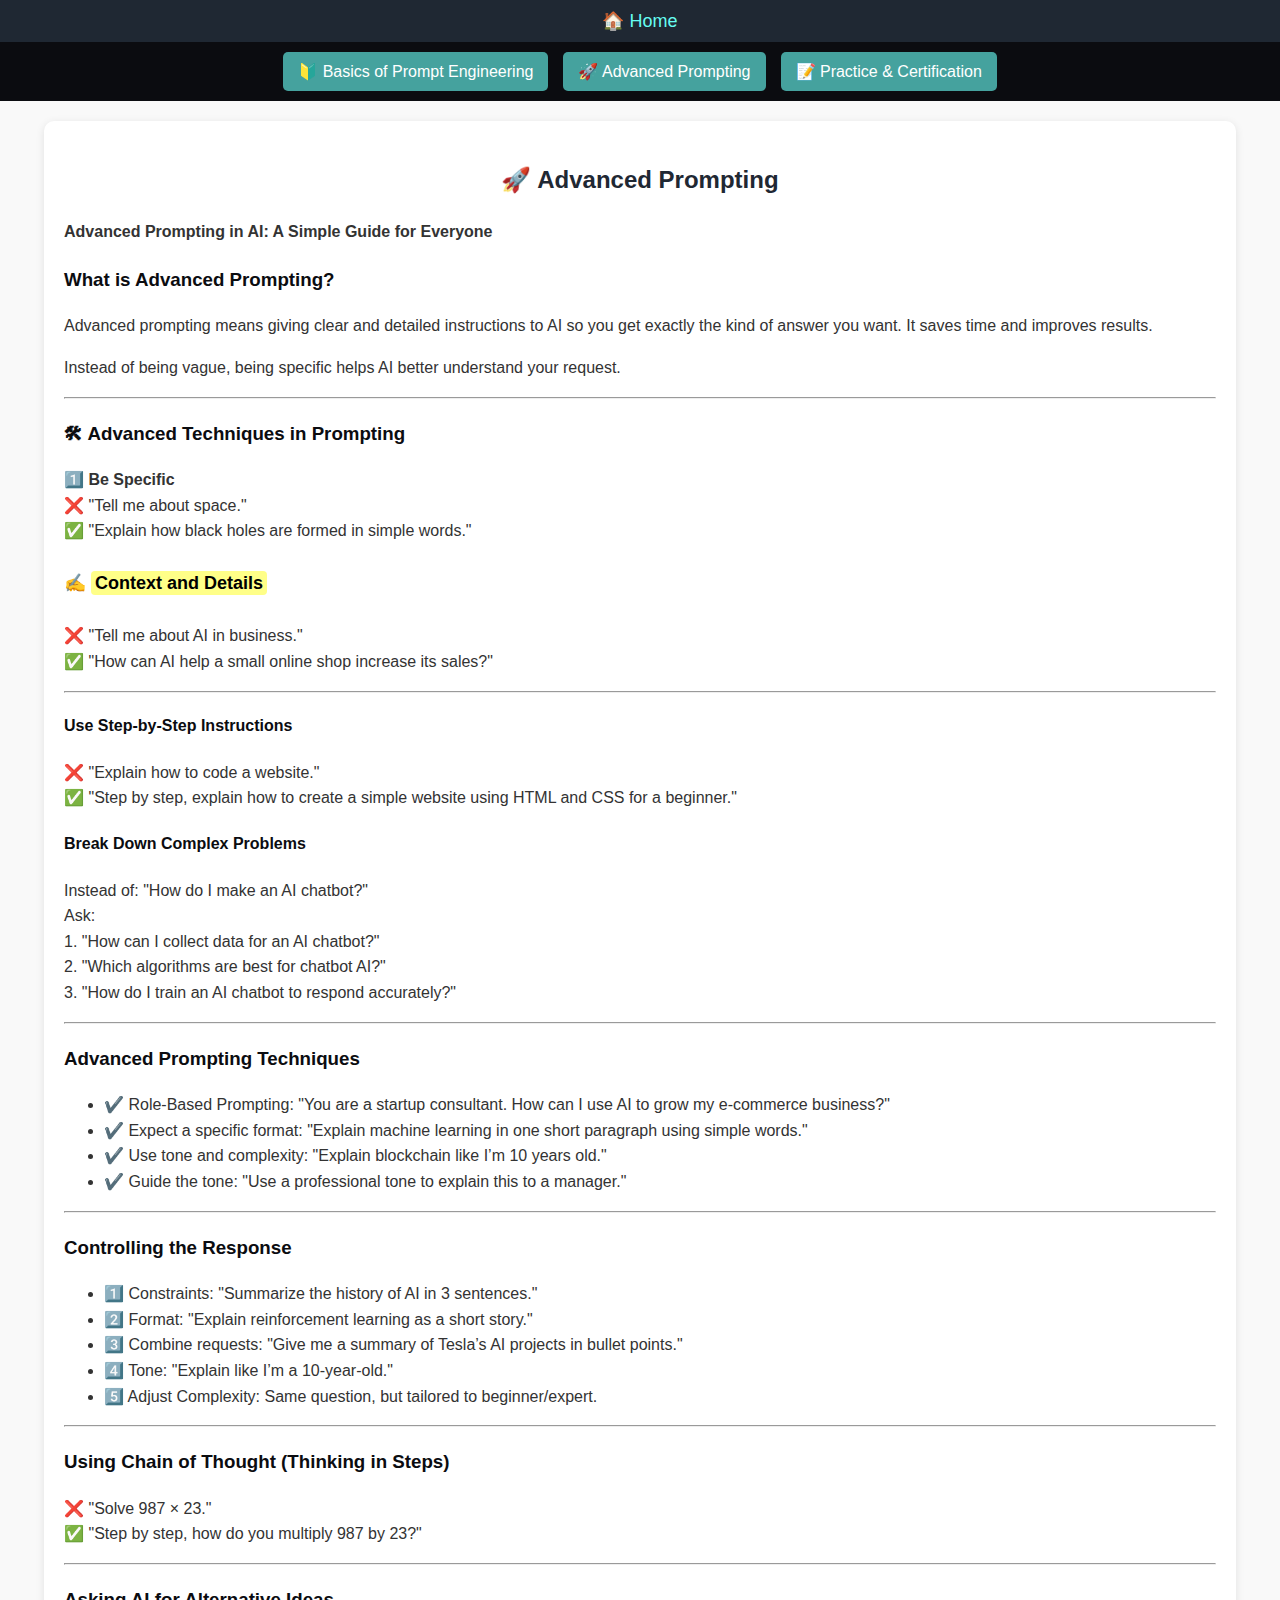
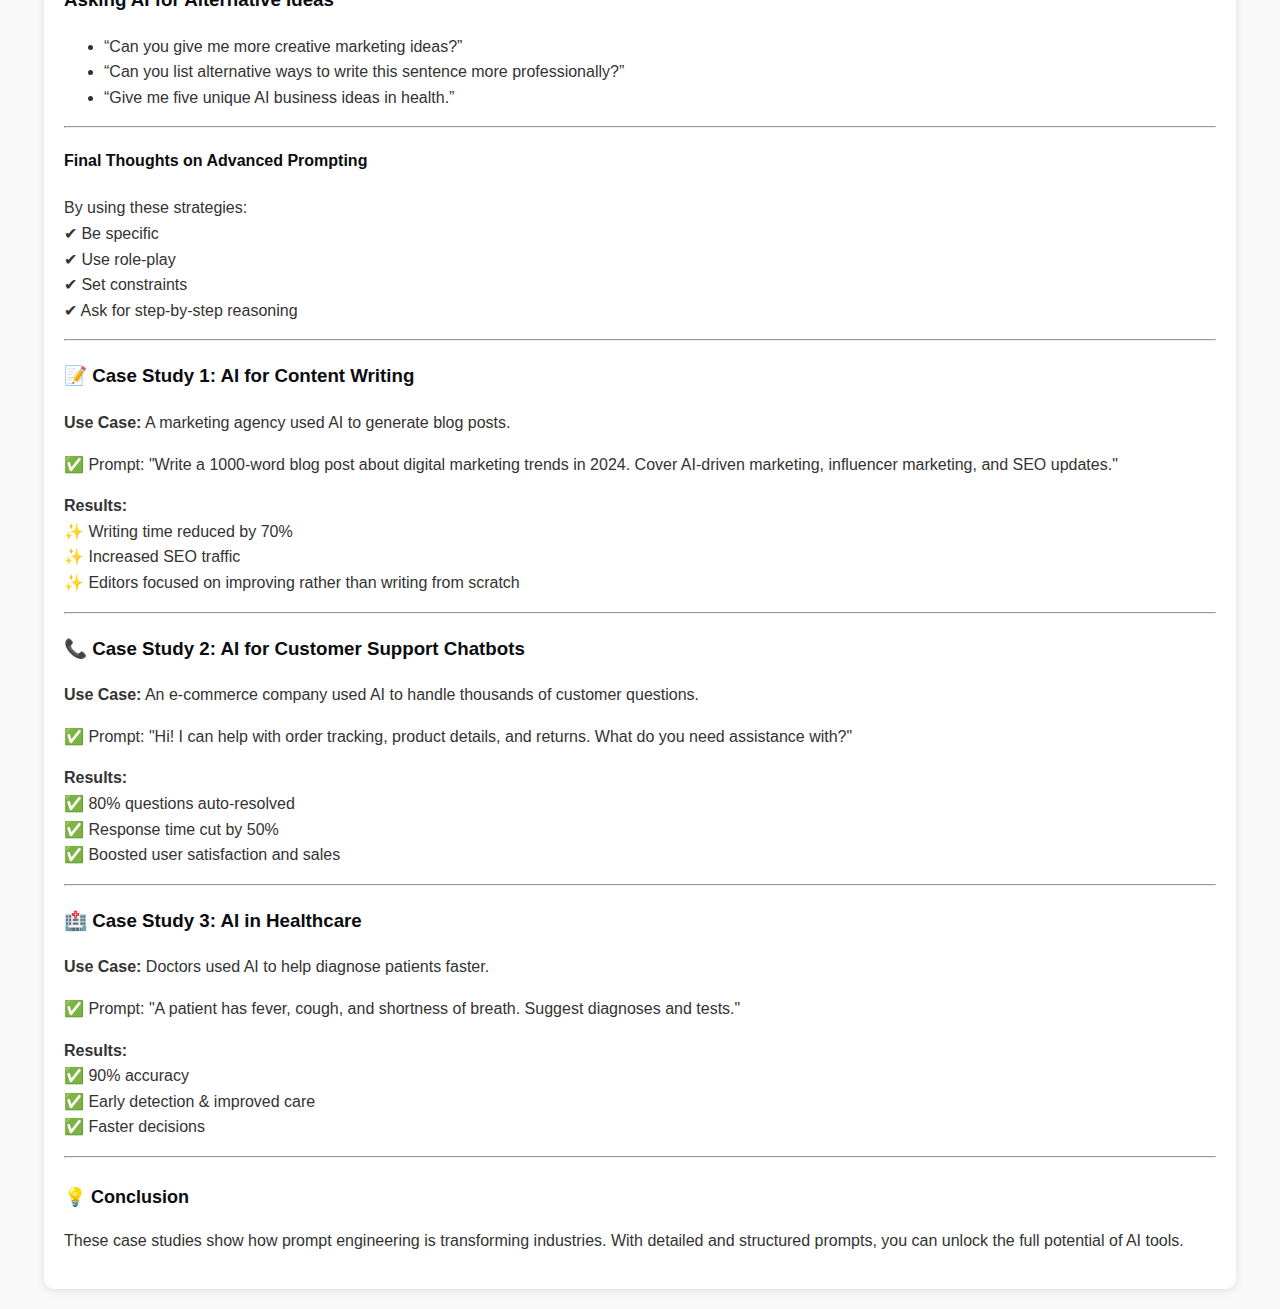
<file: advanced.html>
<!DOCTYPE html>
<html lang="en">
<head>
  <meta charset="UTF-8" />
  <meta name="viewport" content="width=device-width, initial-scale=1.0"/>
  <title>Advanced Prompting</title>
  <style>
    body {
      font-family: Arial, sans-serif;
      background: #f9f9f9;
      margin: 0;
      padding: 0;
    }

    nav {
      background: #1f2833;
      text-align: center;
      padding: 10px;
    }

    nav a {
      color: #66fcf1;
      text-decoration: none;
      font-size: 18px;
    }

    .ai-course-menu {
      display: flex;
      justify-content: center;
      flex-wrap: wrap;
      gap: 15px;
      background: #0b0c10;
      padding: 10px;
    }

    .ai-course-menu a {
      color: #ffffff;
      background: #45a29e;
      padding: 10px 15px;
      border-radius: 5px;
      text-decoration: none;
      transition: all 0.3s ease;
    }

    .ai-course-menu a:hover {
      background: #66fcf1;
      color: #0b0c10;
    }

    .lesson-content {
      max-width: 90%;
      margin: 20px auto;
      padding: 20px;
      background: #ffffff;
      border-radius: 10px;
      box-shadow: 0 2px 8px rgba(0, 0, 0, 0.1);
      color: #333;
      line-height: 1.6;
    }

    .lesson-content h2 {
      text-align: center;
      color: #1f2833;
    }

    .lesson-content h3, .lesson-content h4 {
      color: #0b0c10;
      margin-top: 20px;
    }

    .lesson-content b {
      display: block;
      margin-top: 25px;
      font-size: 18px;
      color: #0b0c10;
    }

    mark {
      background-color: #ffff88;
      padding: 2px 4px;
      border-radius: 4px;
    }

    @media (max-width: 600px) {
      .lesson-content {
        padding: 15px;
        font-size: 15px;
      }

      .ai-course-menu a {
        font-size: 14px;
        padding: 8px 10px;
      }
    }
  </style>
</head>
<body>

  <nav id="home">
    <a href="aiwebsite.html" id="home">🏠 Home</a>
  </nav>

  <div class="ai-course-menu">
    <a href="basics.html">🔰 Basics of Prompt Engineering</a>
    <a href="advanced.html">🚀 Advanced Prompting</a>
    <a href="practice.html">📝 Practice & Certification</a>
  </div>

  <div class="lesson-content">
    <h2>🚀 Advanced Prompting</h2>

    <p><strong>Advanced Prompting in AI: A Simple Guide for Everyone</strong></p>

    <h3>What is Advanced Prompting?</h3>
    <p>Advanced prompting means giving clear and detailed instructions to AI so you get exactly the kind of answer you want. It saves time and improves results.</p>

    <p>Instead of being vague, being specific helps AI better understand your request.</p>

    <hr>

    <h3>🛠 Advanced Techniques in Prompting</h3>

    <p><strong>1️⃣ Be Specific</strong><br>
    ❌ "Tell me about space."<br>
    ✅ "Explain how black holes are formed in simple words."</p>

    <p><b>✍ <mark>Context and Details</mark></b><br>
    ❌ "Tell me about AI in business."<br>
    ✅ "How can AI help a small online shop increase its sales?"</p>

    <hr>

    <h4>Use Step-by-Step Instructions</h4>
    <p>❌ "Explain how to code a website."<br>
    ✅ "Step by step, explain how to create a simple website using HTML and CSS for a beginner."</p>

    <h4>Break Down Complex Problems</h4>
    <p>Instead of: "How do I make an AI chatbot?"<br>
    Ask:
    <br>1. "How can I collect data for an AI chatbot?"
    <br>2. "Which algorithms are best for chatbot AI?"
    <br>3. "How do I train an AI chatbot to respond accurately?"</p>

    <hr>

    <h3>Advanced Prompting Techniques</h3>
    <ul>
      <li>✔️ Role-Based Prompting: "You are a startup consultant. How can I use AI to grow my e-commerce business?"</li>
      <li>✔️ Expect a specific format: "Explain machine learning in one short paragraph using simple words."</li>
      <li>✔️ Use tone and complexity: "Explain blockchain like I’m 10 years old."</li>
      <li>✔️ Guide the tone: "Use a professional tone to explain this to a manager."</li>
    </ul>

    <hr>

    <h3>Controlling the Response</h3>
    <ul>
      <li>1️⃣ Constraints: "Summarize the history of AI in 3 sentences."</li>
      <li>2️⃣ Format: "Explain reinforcement learning as a short story."</li>
      <li>3️⃣ Combine requests: "Give me a summary of Tesla’s AI projects in bullet points."</li>
      <li>4️⃣ Tone: "Explain like I’m a 10-year-old."</li>
      <li>5️⃣ Adjust Complexity: Same question, but tailored to beginner/expert.</li>
    </ul>

    <hr>

    <h3>Using Chain of Thought (Thinking in Steps)</h3>
    <p>❌ "Solve 987 × 23."<br>
    ✅ "Step by step, how do you multiply 987 by 23?"</p>

    <hr>

    <h3>Asking AI for Alternative Ideas</h3>
    <ul>
      <li>“Can you give me more creative marketing ideas?”</li>
      <li>“Can you list alternative ways to write this sentence more professionally?”</li>
      <li>“Give me five unique AI business ideas in health.”</li>
    </ul>

    <hr>

    <h4>Final Thoughts on Advanced Prompting</h4>
    <p>By using these strategies:<br>
    ✔ Be specific<br>
    ✔ Use role-play<br>
    ✔ Set constraints<br>
    ✔ Ask for step-by-step reasoning</p>

    <hr>

    <h3>📝 Case Study 1: AI for Content Writing</h3>
    <p><strong>Use Case:</strong> A marketing agency used AI to generate blog posts.</p>
    <p>✅ Prompt: "Write a 1000-word blog post about digital marketing trends in 2024. Cover AI-driven marketing, influencer marketing, and SEO updates."</p>
    <p><strong>Results:</strong><br>
    ✨ Writing time reduced by 70%<br>
    ✨ Increased SEO traffic<br>
    ✨ Editors focused on improving rather than writing from scratch</p>

    <hr>

    <h3>📞 Case Study 2: AI for Customer Support Chatbots</h3>
    <p><strong>Use Case:</strong> An e-commerce company used AI to handle thousands of customer questions.</p>
    <p>✅ Prompt: "Hi! I can help with order tracking, product details, and returns. What do you need assistance with?"</p>
    <p><strong>Results:</strong><br>
    ✅ 80% questions auto-resolved<br>
    ✅ Response time cut by 50%<br>
    ✅ Boosted user satisfaction and sales</p>

    <hr>

    <h3>🏥 Case Study 3: AI in Healthcare</h3>
    <p><strong>Use Case:</strong> Doctors used AI to help diagnose patients faster.</p>
    <p>✅ Prompt: "A patient has fever, cough, and shortness of breath. Suggest diagnoses and tests."</p>
    <p><strong>Results:</strong><br>
    ✅ 90% accuracy<br>
    ✅ Early detection & improved care<br>
    ✅ Faster decisions</p>

    <hr>

    <b>💡 Conclusion</b>
    <p>These case studies show how prompt engineering is transforming industries. With detailed and structured prompts, you can unlock the full potential of AI tools.</p>
  </div>
</body>
</html>
</file>
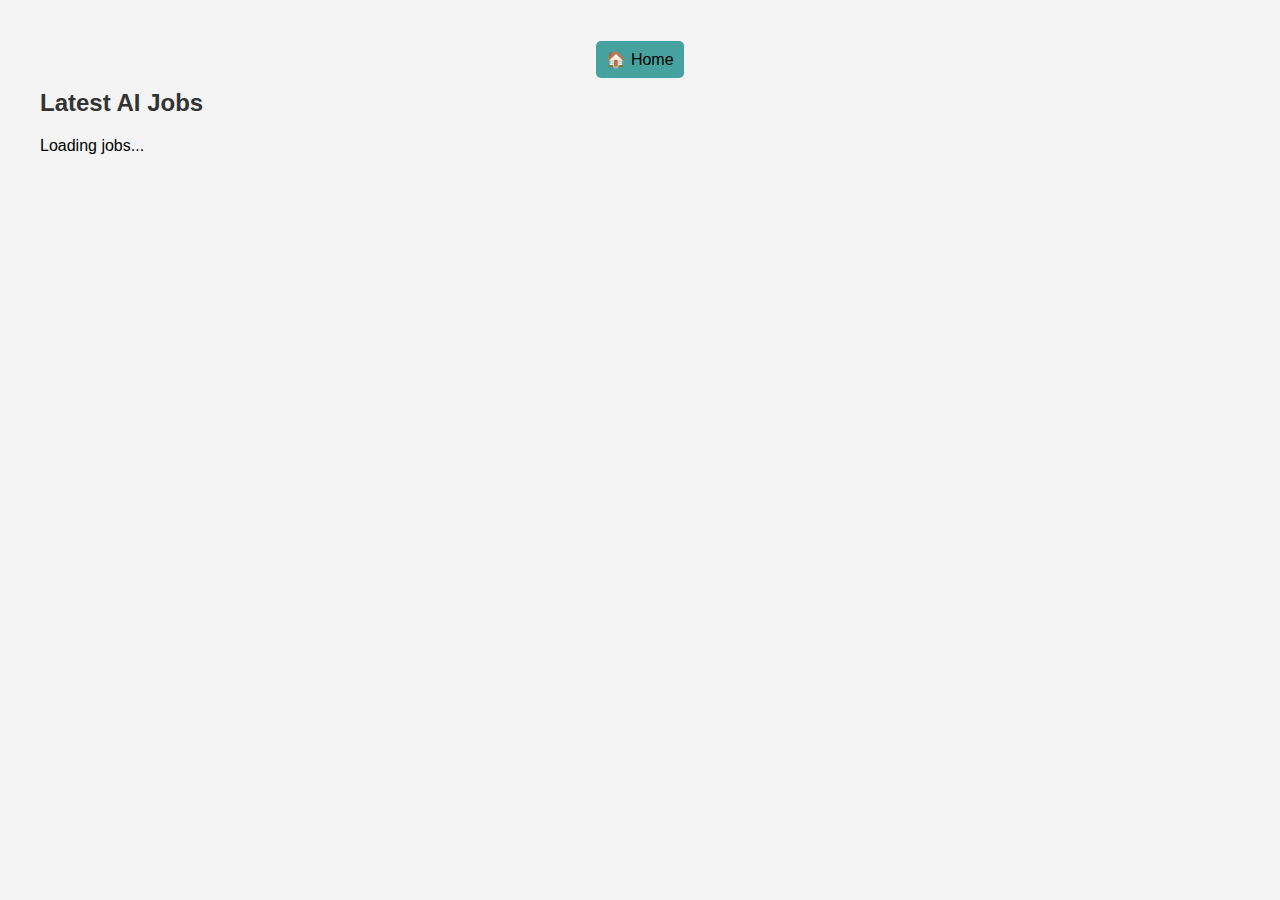
<file: ai-jobs.html>
<!DOCTYPE html>
<html lang="en">
<head>
    <meta charset="UTF-8">
    <meta name="viewport" content="width=device-width, initial-scale=1.0">
    <title>AI Job Listings</title>
    <link rel="stylesheet" href="ai-jobs.css"> <!-- Link to CSS file -->
</head>
<body>

    <nav align="center" id="home">
        <a href="index.html">🏠 Home</a>
    </nav>
    <h2>Latest AI Jobs</h2>
    <div id="job-listings">Loading jobs...</div>

    <script src="ai-jobs.js"></script> <!-- Link to JavaScript file -->
</body>
</html>
</file>
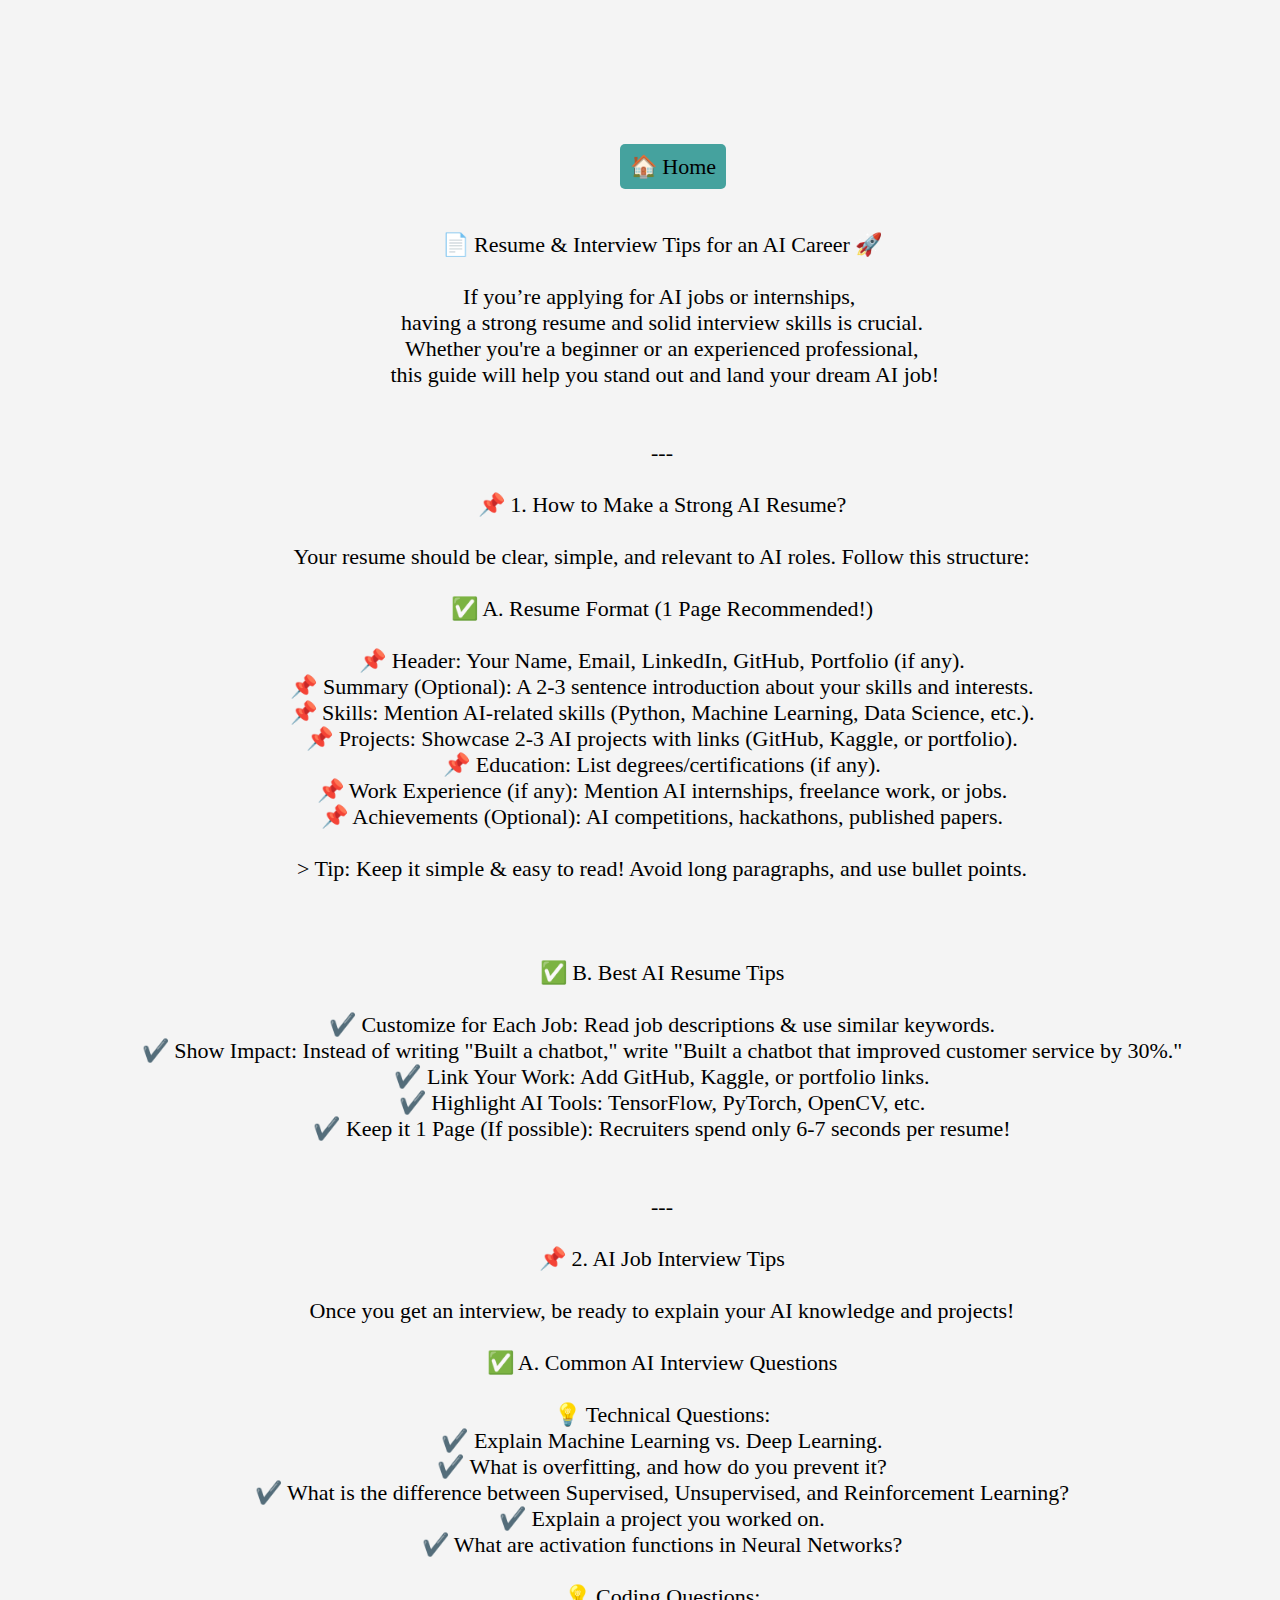
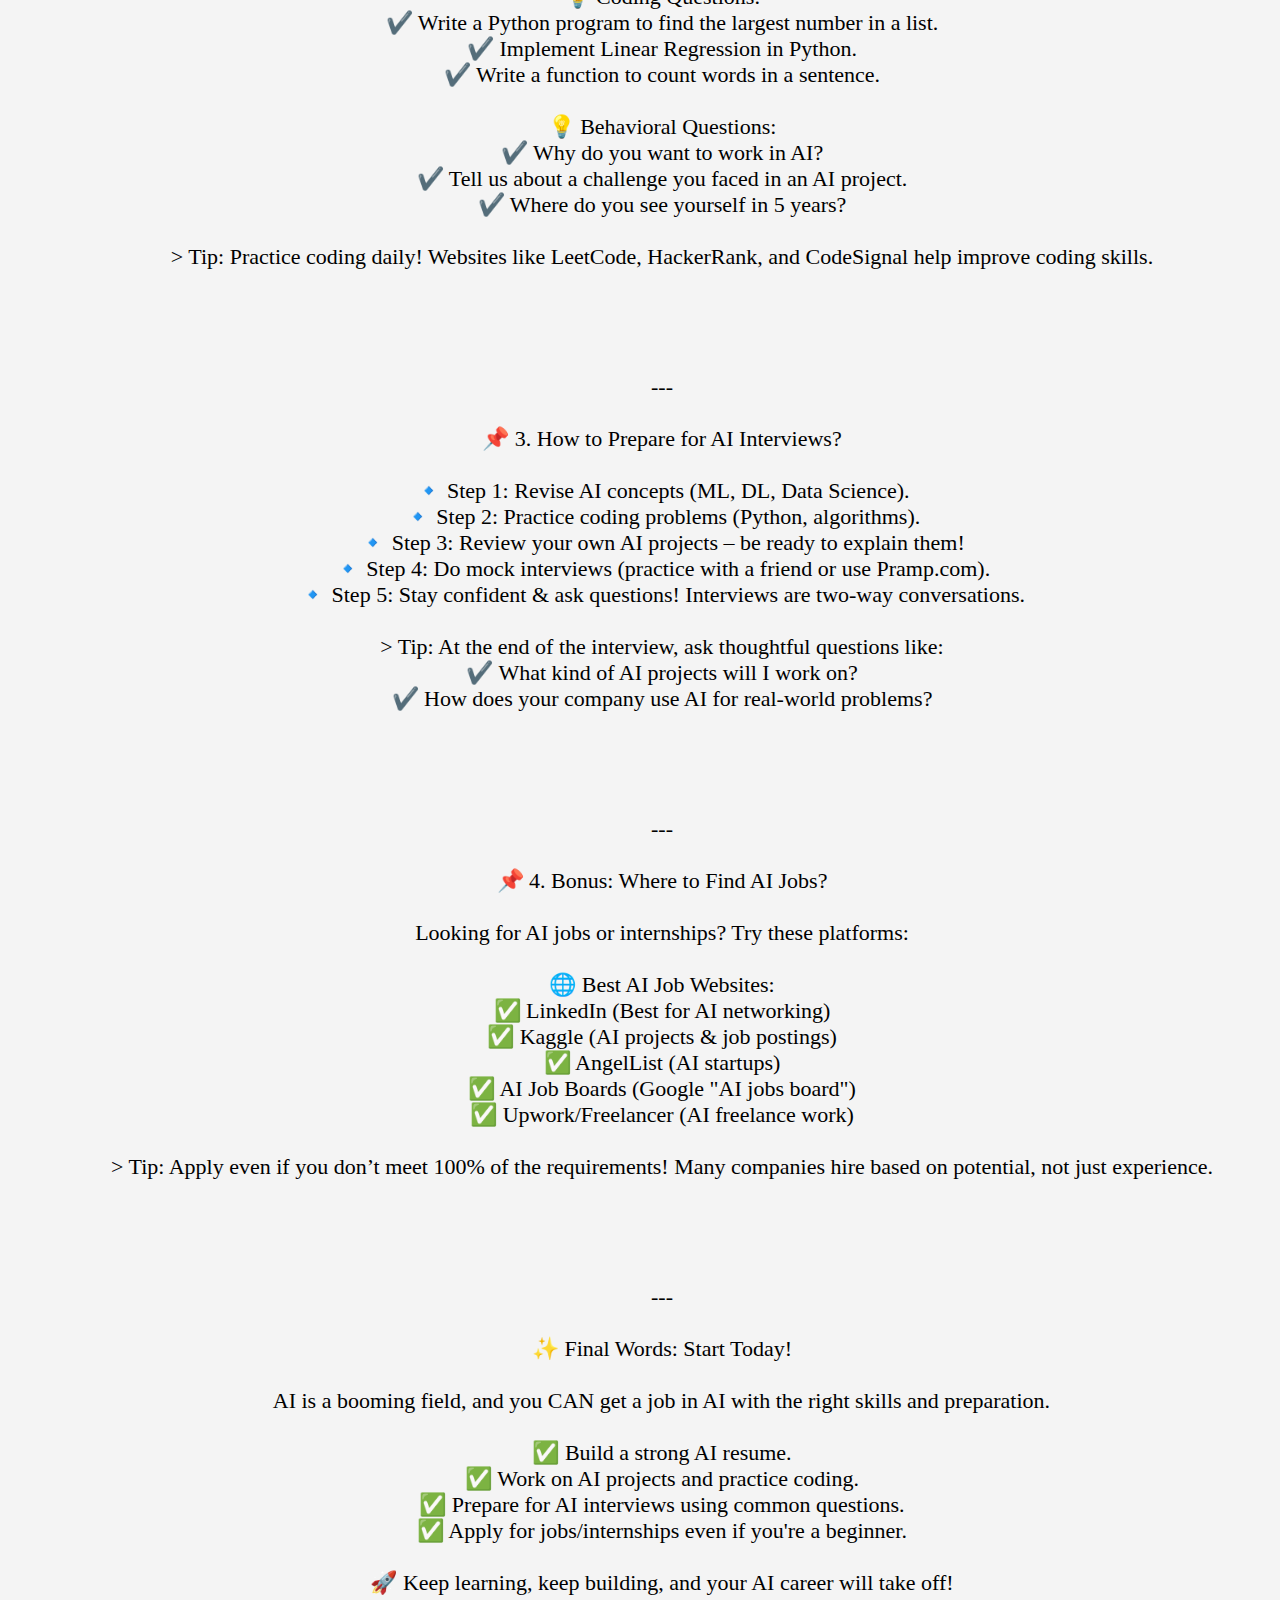
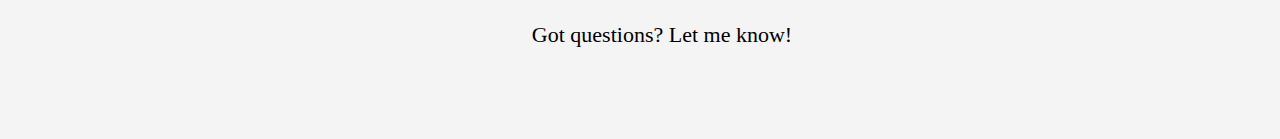
<file: ai-resumeandinterviewtips.html>
<html>
    <head> 

        <link rel="stylesheet" href="ai-jobs.css"> <!-- Link to CSS file -->

    </head>
<body> 
 <pre>    
    <font face="poppins" > 
        <nav align="center" id="home">
            <a href="file:///C:/aiwebsite/aiwebsite.html">🏠 Home</a>
        </nav>
        📄 Resume & Interview Tips for an AI Career 🚀

        If you’re applying for AI jobs or internships, 
        having a strong resume and solid interview skills is crucial.
         Whether you're a beginner or an experienced professional, 
         this guide will help you stand out and land your dream AI job!
        
        
        ---
        
        📌 1. How to Make a Strong AI Resume?
        
        Your resume should be clear, simple, and relevant to AI roles. Follow this structure:
        
        ✅ A. Resume Format (1 Page Recommended!)
        
        📌 Header: Your Name, Email, LinkedIn, GitHub, Portfolio (if any).
        📌 Summary (Optional): A 2-3 sentence introduction about your skills and interests.
        📌 Skills: Mention AI-related skills (Python, Machine Learning, Data Science, etc.).
        📌 Projects: Showcase 2-3 AI projects with links (GitHub, Kaggle, or portfolio).
        📌 Education: List degrees/certifications (if any).
        📌 Work Experience (if any): Mention AI internships, freelance work, or jobs.
        📌 Achievements (Optional): AI competitions, hackathons, published papers.
        
        > Tip: Keep it simple & easy to read! Avoid long paragraphs, and use bullet points.
        
        
        
        ✅ B. Best AI Resume Tips
        
        ✔️ Customize for Each Job: Read job descriptions & use similar keywords.
        ✔️ Show Impact: Instead of writing "Built a chatbot," write "Built a chatbot that improved customer service by 30%."
        ✔️ Link Your Work: Add GitHub, Kaggle, or portfolio links.
        ✔️ Highlight AI Tools: TensorFlow, PyTorch, OpenCV, etc.
        ✔️ Keep it 1 Page (If possible): Recruiters spend only 6-7 seconds per resume!
        
        
        ---
        
        📌 2. AI Job Interview Tips
        
        Once you get an interview, be ready to explain your AI knowledge and projects!
        
        ✅ A. Common AI Interview Questions
        
        💡 Technical Questions:
        ✔️ Explain Machine Learning vs. Deep Learning.
        ✔️ What is overfitting, and how do you prevent it?
        ✔️ What is the difference between Supervised, Unsupervised, and Reinforcement Learning?
        ✔️ Explain a project you worked on.
        ✔️ What are activation functions in Neural Networks?
        
        💡 Coding Questions:
        ✔️ Write a Python program to find the largest number in a list.
        ✔️ Implement Linear Regression in Python.
        ✔️ Write a function to count words in a sentence.
        
        💡 Behavioral Questions:
        ✔️ Why do you want to work in AI?
        ✔️ Tell us about a challenge you faced in an AI project.
        ✔️ Where do you see yourself in 5 years?
        
        > Tip: Practice coding daily! Websites like LeetCode, HackerRank, and CodeSignal help improve coding skills.
        
        
        
        
        ---
        
        📌 3. How to Prepare for AI Interviews?
        
        🔹 Step 1: Revise AI concepts (ML, DL, Data Science).
        🔹 Step 2: Practice coding problems (Python, algorithms).
        🔹 Step 3: Review your own AI projects – be ready to explain them!
        🔹 Step 4: Do mock interviews (practice with a friend or use Pramp.com).
        🔹 Step 5: Stay confident & ask questions! Interviews are two-way conversations.
        
        > Tip: At the end of the interview, ask thoughtful questions like:
        ✔️ What kind of AI projects will I work on?
        ✔️ How does your company use AI for real-world problems?
        
        
        
        
        ---
        
        📌 4. Bonus: Where to Find AI Jobs?
        
        Looking for AI jobs or internships? Try these platforms:
        
        🌐 Best AI Job Websites:
        ✅ LinkedIn (Best for AI networking)
        ✅ Kaggle (AI projects & job postings)
        ✅ AngelList (AI startups)
        ✅ AI Job Boards (Google "AI jobs board")
        ✅ Upwork/Freelancer (AI freelance work)
        
        > Tip: Apply even if you don’t meet 100% of the requirements! Many companies hire based on potential, not just experience.
        
        
        
        
        ---
        
        ✨ Final Words: Start Today!
        
        AI is a booming field, and you CAN get a job in AI with the right skills and preparation.
        
        ✅ Build a strong AI resume.
        ✅ Work on AI projects and practice coding.
        ✅ Prepare for AI interviews using common questions.
        ✅ Apply for jobs/internships even if you're a beginner.
        
        🚀 Keep learning, keep building, and your AI career will take off!
        
        Got questions? Let me know!
        
 </font>
</pre>
</body>
</html>
</file>
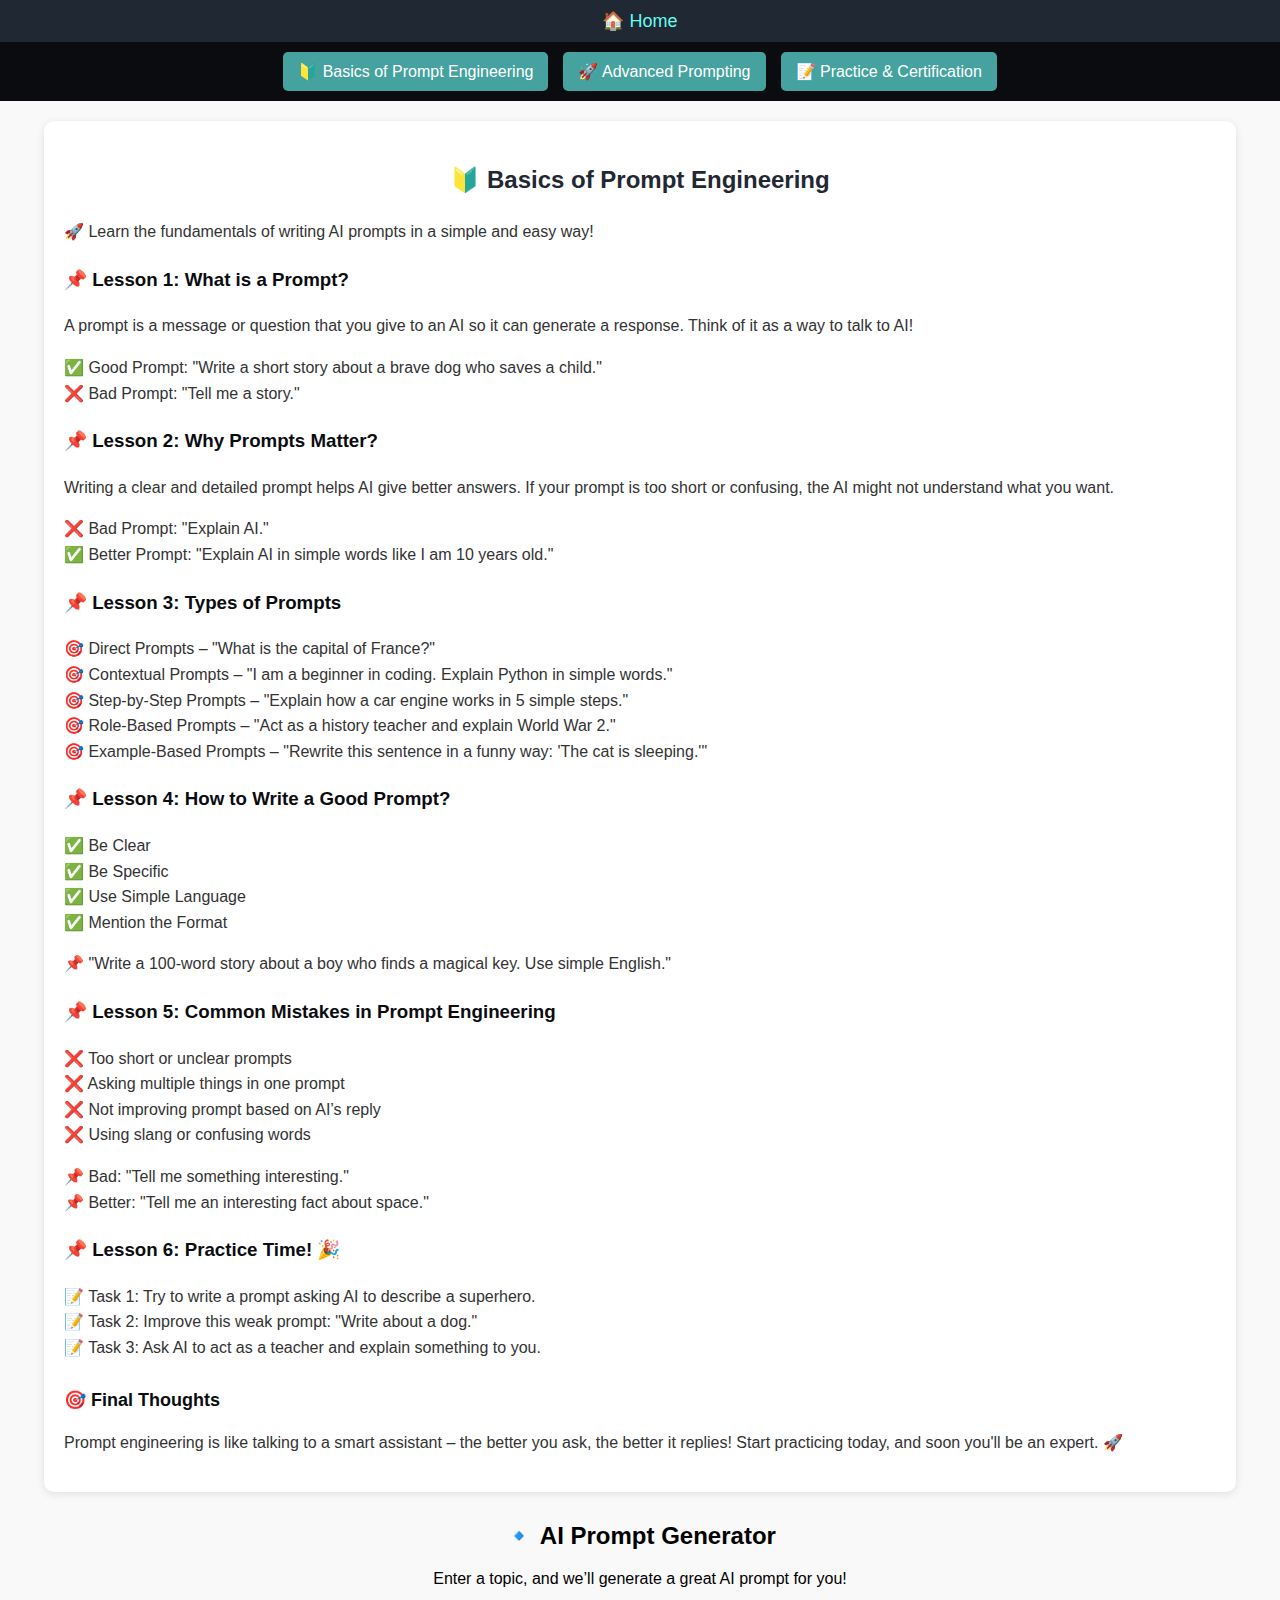
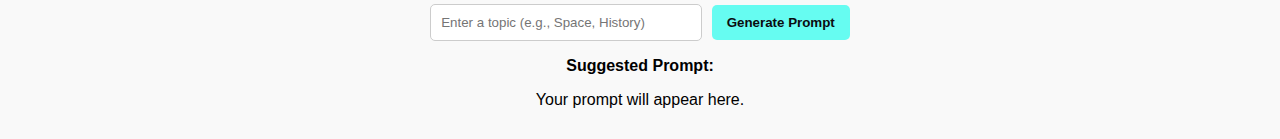
<file: basics.html>
<!DOCTYPE html>
<html lang="en">
<head>
  <meta charset="UTF-8" />
  <meta name="viewport" content="width=device-width, initial-scale=1.0"/>
  <title>Basics of Prompt Engineering</title>
  <style>
    body {
      font-family: 'Arial', sans-serif;
      background: #f9f9f9;
      margin: 0;
      padding: 0;
    }

    nav {
      background: #1f2833;
      text-align: center;
      padding: 10px;
    }

    nav a {
      color: #66fcf1;
      text-decoration: none;
      font-size: 18px;
    }

    .ai-course-menu {
      display: flex;
      justify-content: center;
      flex-wrap: wrap;
      gap: 15px;
      background: #0b0c10;
      padding: 10px;
    }

    .ai-course-menu a {
      color: #ffffff;
      background: #45a29e;
      padding: 10px 15px;
      border-radius: 5px;
      text-decoration: none;
      transition: all 0.3s ease;
    }

    .ai-course-menu a:hover {
      background: #66fcf1;
      color: #0b0c10;
    }

    .lesson-content {
      max-width: 90%;
      margin: 20px auto;
      padding: 20px;
      background: #ffffff;
      border-radius: 10px;
      box-shadow: 0 2px 8px rgba(0, 0, 0, 0.1);
      color: #333;
      line-height: 1.6;
    }

    .lesson-content h2 {
      text-align: center;
      color: #1f2833;
    }

    .lesson-content h3 {
      margin-top: 20px;
      color: #0b0c10;
    }

    .lesson-content b {
      display: block;
      margin-top: 25px;
      font-size: 18px;
      color: #0b0c10;
    }

    .centered-block {
      text-align: center;
      margin: 30px auto;
    }

    input[type="text"] {
      padding: 10px;
      width: 250px;
      max-width: 90%;
      border: 1px solid #ccc;
      border-radius: 5px;
    }

    button {
      padding: 10px 15px;
      background: #66fcf1;
      border: none;
      color: #0b0c10;
      font-weight: bold;
      margin-left: 5px;
      border-radius: 5px;
      cursor: pointer;
    }

    button:hover {
      background: #45a29e;
    }

    @media (max-width: 600px) {
      .lesson-content {
        padding: 15px;
        font-size: 15px;
      }

      .ai-course-menu a {
        font-size: 14px;
        padding: 8px 10px;
      }
    }
  </style>
</head>
<body>

  <nav id="home">
    <a href="index.html" id="home">🏠 Home</a>
  </nav>

  <div class="ai-course-menu">
    <a href="basics.html">🔰 Basics of Prompt Engineering</a>
    <a href="advanced.html">🚀 Advanced Prompting</a>
    <a href="practice.html">📝 Practice & Certification</a>
  </div>

  <div class="lesson-content">
    <h2>🔰 Basics of Prompt Engineering</h2>
    
    <p>🚀 Learn the fundamentals of writing AI prompts in a simple and easy way!</p>

    <h3>📌 Lesson 1: What is a Prompt?</h3>
    <p>A prompt is a message or question that you give to an AI so it can generate a response. Think of it as a way to talk to AI!</p>
    <p>✅ Good Prompt: "Write a short story about a brave dog who saves a child."<br>
    ❌ Bad Prompt: "Tell me a story."</p>

    <h3>📌 Lesson 2: Why Prompts Matter?</h3>
    <p>Writing a clear and detailed prompt helps AI give better answers. If your prompt is too short or confusing, the AI might not understand what you want.</p>
    <p>❌ Bad Prompt: "Explain AI."<br>
    ✅ Better Prompt: "Explain AI in simple words like I am 10 years old."</p>

    <h3>📌 Lesson 3: Types of Prompts</h3>
    <p>🎯 Direct Prompts – "What is the capital of France?"<br>
    🎯 Contextual Prompts – "I am a beginner in coding. Explain Python in simple words."<br>
    🎯 Step-by-Step Prompts – "Explain how a car engine works in 5 simple steps."<br>
    🎯 Role-Based Prompts – "Act as a history teacher and explain World War 2."<br>
    🎯 Example-Based Prompts – "Rewrite this sentence in a funny way: 'The cat is sleeping.'"</p>

    <h3>📌 Lesson 4: How to Write a Good Prompt?</h3>
    <p>✅ Be Clear<br>
    ✅ Be Specific<br>
    ✅ Use Simple Language<br>
    ✅ Mention the Format</p>
    <p>📌 "Write a 100-word story about a boy who finds a magical key. Use simple English."</p>

    <h3>📌 Lesson 5: Common Mistakes in Prompt Engineering</h3>
    <p>❌ Too short or unclear prompts<br>
    ❌ Asking multiple things in one prompt<br>
    ❌ Not improving prompt based on AI’s reply<br>
    ❌ Using slang or confusing words</p>
    <p>📌 Bad: "Tell me something interesting."<br>
    📌 Better: "Tell me an interesting fact about space."</p>

    <h3>📌 Lesson 6: Practice Time! 🎉</h3>
    <p>📝 Task 1: Try to write a prompt asking AI to describe a superhero.<br>
    📝 Task 2: Improve this weak prompt: "Write about a dog."<br>
    📝 Task 3: Ask AI to act as a teacher and explain something to you.</p>

    <b>🎯 Final Thoughts</b>
    <p>Prompt engineering is like talking to a smart assistant – the better you ask, the better it replies! Start practicing today, and soon you'll be an expert. 🚀</p>
  </div>

  <div class="centered-block">
    <h2>🔹 AI Prompt Generator</h2>
    <p>Enter a topic, and we’ll generate a great AI prompt for you!</p>
    <input type="text" id="userTopic" placeholder="Enter a topic (e.g., Space, History)">
    <button onclick="generatePrompt()">Generate Prompt</button>

    <p><strong>Suggested Prompt:</strong></p>
    <p id="generatedPrompt">Your prompt will appear here.</p>
  </div>

  <script>
    function generatePrompt() {
      let topic = document.getElementById("userTopic").value.trim();
      if (topic === "") {
        document.getElementById("generatedPrompt").innerHTML = "⚠️ Please enter a topic!";
        return;
      }

      let prompts = [
        `Explain ${topic} in simple words like I am a 10-year-old.`,
        `Give me 5 interesting facts about ${topic}.`,
        `Write a short story about ${topic}.`,
        `Imagine you are a teacher. How would you explain ${topic} to a beginner?`,
        `What are the advantages and disadvantages of ${topic}?`,
        `How does ${topic} work? Explain step by step.`
      ];

      let randomPrompt = prompts[Math.floor(Math.random() * prompts.length)];
      document.getElementById("generatedPrompt").innerHTML = "📝 " + randomPrompt;
    }
  </script>

</body>
</html>
</file>
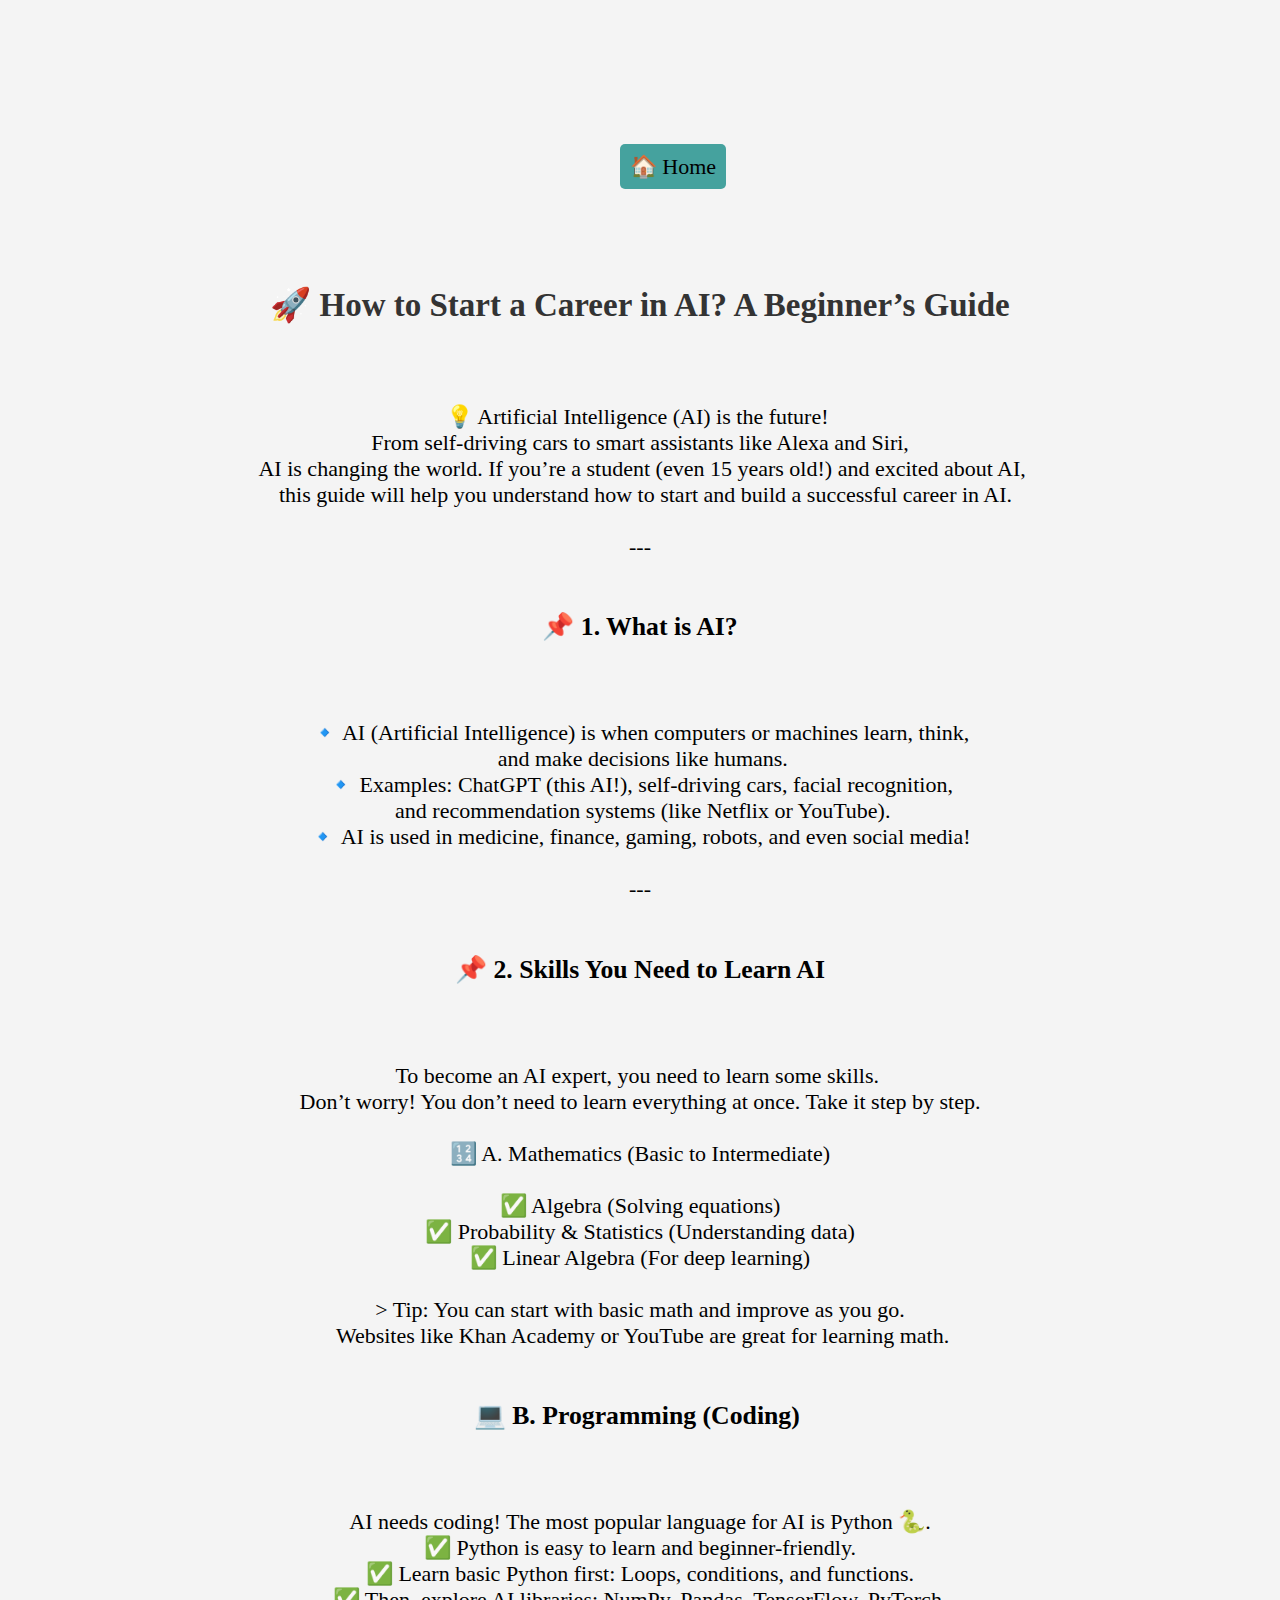
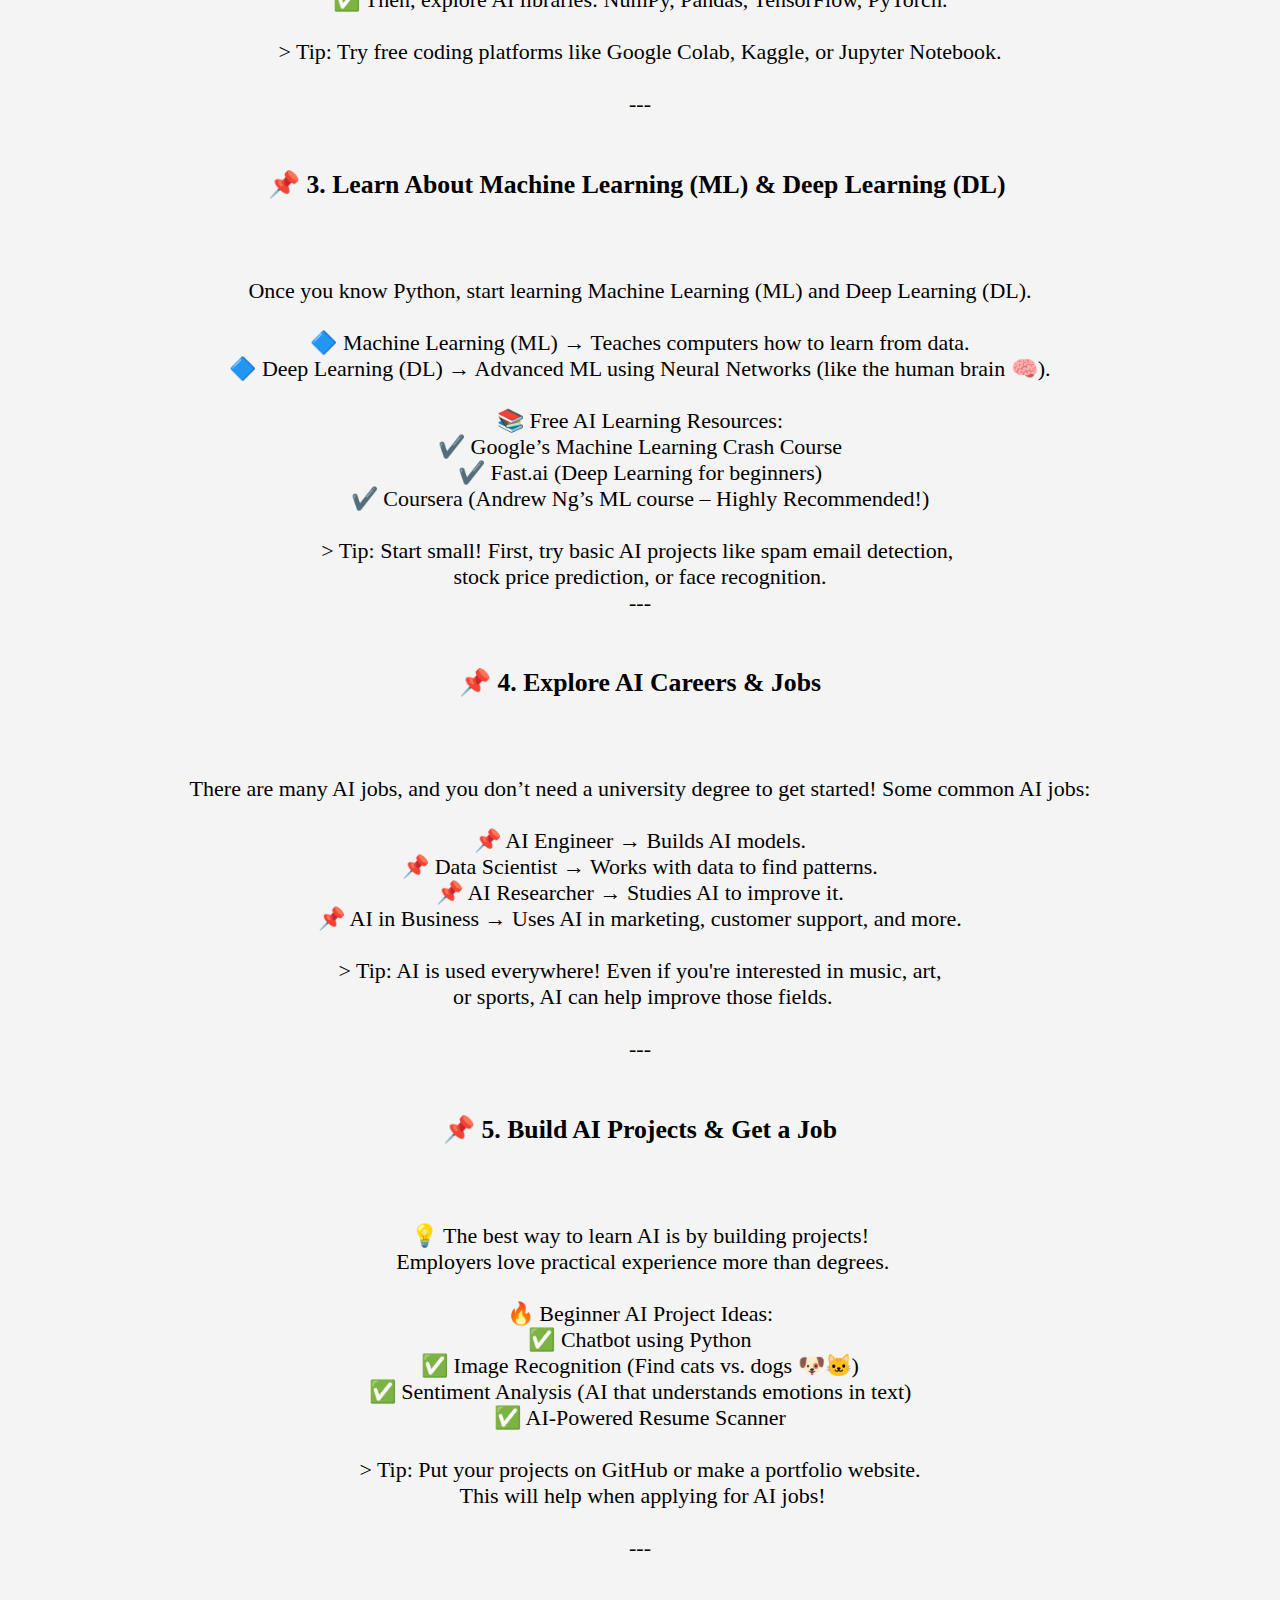
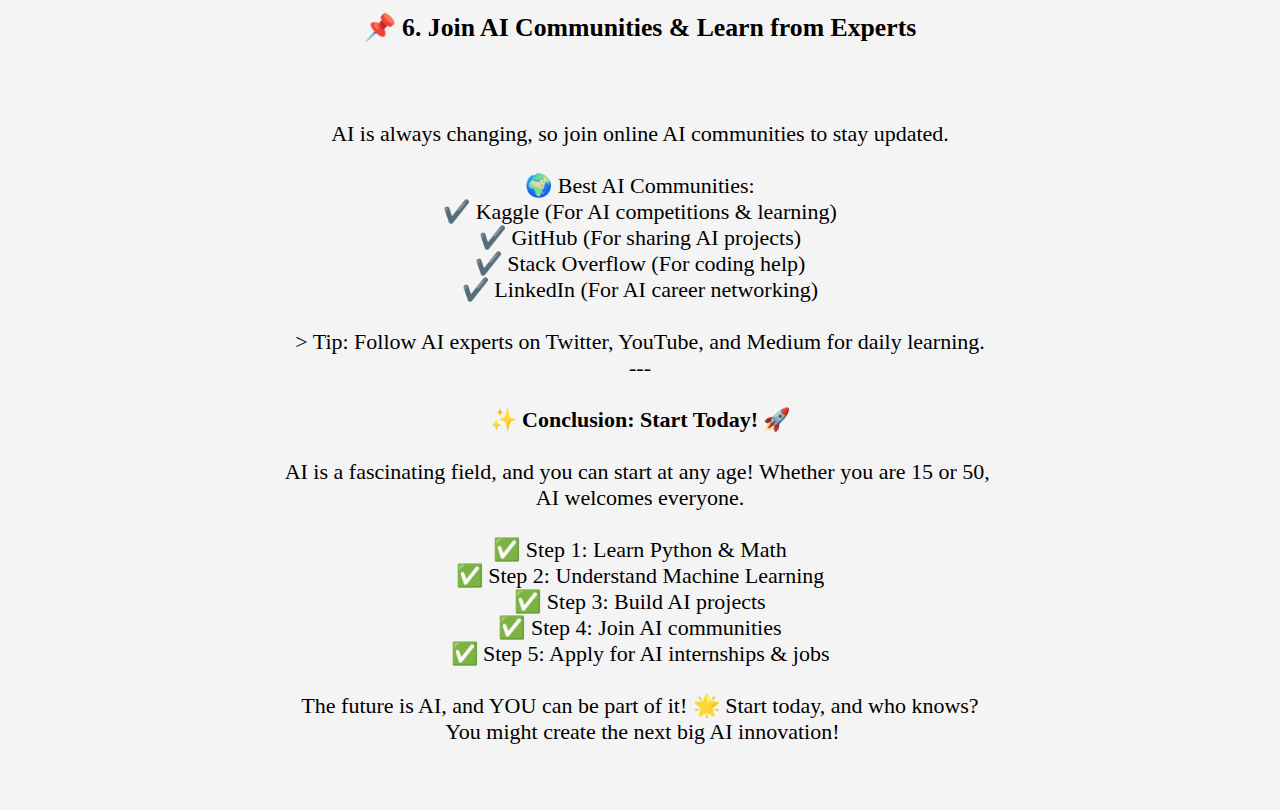
<file: careerguide.html>
<html>
    <head> 

        <link rel="stylesheet" href="ai-jobs.css"> <!-- Link to CSS file -->

    </head>

<body> 

 <pre>    
    <font face="poppins" > 
        <nav align="center" id="home">
            <a href="index.html">🏠 Home</a>
        </nav>

<h2> 🚀 How to Start a Career in AI? A Beginner’s Guide </h2>

💡 Artificial Intelligence (AI) is the future! 
From self-driving cars to smart assistants like Alexa and Siri,
 AI is changing the world. If you’re a student (even 15 years old!) and excited about AI,
  this guide will help you understand how to start and build a successful career in AI.

---

<h3>📌 1. What is AI?</h3>

🔹 AI (Artificial Intelligence) is when computers or machines learn, think,
 and make decisions like humans.
🔹 Examples: ChatGPT (this AI!), self-driving cars, facial recognition,
 and recommendation systems (like Netflix or YouTube).
🔹 AI is used in medicine, finance, gaming, robots, and even social media!

---

<h3>📌 2. Skills You Need to Learn AI</h3>

To become an AI expert, you need to learn some skills. 
Don’t worry! You don’t need to learn everything at once. Take it step by step.

🔢 A. Mathematics (Basic to Intermediate)

✅ Algebra (Solving equations)
✅ Probability & Statistics (Understanding data)
✅ Linear Algebra (For deep learning)

> Tip: You can start with basic math and improve as you go.
 Websites like Khan Academy or YouTube are great for learning math.

<h3>💻 B. Programming (Coding) </h3>

AI needs coding! The most popular language for AI is Python 🐍.
✅ Python is easy to learn and beginner-friendly.
✅ Learn basic Python first: Loops, conditions, and functions.
✅ Then, explore AI libraries: NumPy, Pandas, TensorFlow, PyTorch.

> Tip: Try free coding platforms like Google Colab, Kaggle, or Jupyter Notebook.

---

<h3>📌 3. Learn About Machine Learning (ML) & Deep Learning (DL) </h3>

Once you know Python, start learning Machine Learning (ML) and Deep Learning (DL).

🔷 Machine Learning (ML) → Teaches computers how to learn from data.
🔷 Deep Learning (DL) → Advanced ML using Neural Networks (like the human brain 🧠).

📚 Free AI Learning Resources:
✔️ Google’s Machine Learning Crash Course
✔️ Fast.ai (Deep Learning for beginners)
✔️ Coursera (Andrew Ng’s ML course – Highly Recommended!)

> Tip: Start small! First, try basic AI projects like spam email detection, 
stock price prediction, or face recognition.
---

<h3>📌 4. Explore AI Careers & Jobs</h3>

There are many AI jobs, and you don’t need a university degree to get started! Some common AI jobs:

📌 AI Engineer → Builds AI models.
📌 Data Scientist → Works with data to find patterns.
📌 AI Researcher → Studies AI to improve it.
📌 AI in Business → Uses AI in marketing, customer support, and more.

> Tip: AI is used everywhere! Even if you're interested in music, art,
 or sports, AI can help improve those fields.

---

<h3>📌 5. Build AI Projects & Get a Job</h3>

💡 The best way to learn AI is by building projects!
 Employers love practical experience more than degrees.

🔥 Beginner AI Project Ideas:
✅ Chatbot using Python
✅ Image Recognition (Find cats vs. dogs 🐶🐱)
✅ Sentiment Analysis (AI that understands emotions in text)
✅ AI-Powered Resume Scanner

> Tip: Put your projects on GitHub or make a portfolio website.
 This will help when applying for AI jobs!

---

<h3>📌 6. Join AI Communities & Learn from Experts</h3>

AI is always changing, so join online AI communities to stay updated.

🌍 Best AI Communities:
✔️ Kaggle (For AI competitions & learning)
✔️ GitHub (For sharing AI projects)
✔️ Stack Overflow (For coding help)
✔️ LinkedIn (For AI career networking)

> Tip: Follow AI experts on Twitter, YouTube, and Medium for daily learning.
---

<b>✨ Conclusion: Start Today! 🚀</b>

AI is a fascinating field, and you can start at any age! Whether you are 15 or 50, 
AI welcomes everyone.

✅ Step 1: Learn Python & Math
✅ Step 2: Understand Machine Learning
✅ Step 3: Build AI projects
✅ Step 4: Join AI communities
✅ Step 5: Apply for AI internships & jobs

The future is AI, and YOU can be part of it! 🌟 Start today, and who knows?
 You might create the next big AI innovation!
 </font>
</pre>
</body>
</html>
</file>
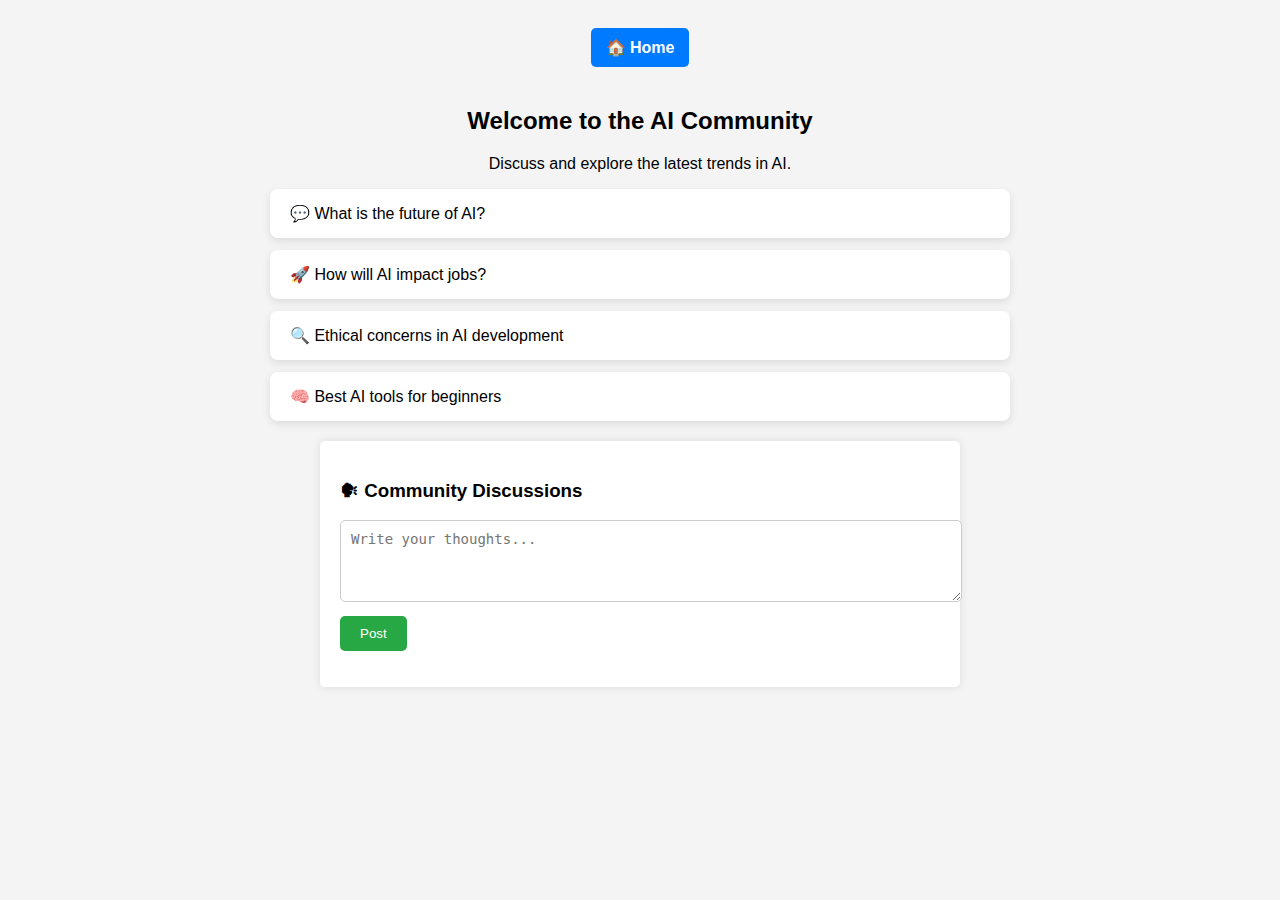
<file: community.html>
<!DOCTYPE html>
<html lang="en">
<head>
    <meta charset="UTF-8">
    <meta name="viewport" content="width=device-width, initial-scale=1.0">
    <title>AI Community</title>
    <link rel="stylesheet" href="community.css"> <!-- Link to CSS -->
    <script defer src="community.js"></script> <!-- Link to JS -->
</head>
<body>
    <nav>
        <a href="index.html" class="home-button">🏠 Home</a>
    </nav>

    <h2>Welcome to the AI Community</h2>
    <p>Discuss and explore the latest trends in AI.</p>

    <ul>
        <li>💬 What is the future of AI?</li>
        <li>🚀 How will AI impact jobs?</li>
        <li>🔍 Ethical concerns in AI development</li>
        <li>🧠 Best AI tools for beginners</li>
    </ul>

    <!-- Discussion Section -->
    <div class="discussion-container">
        <h3>🗣 Community Discussions</h3>
        <textarea id="userMessage" placeholder="Write your thoughts..."></textarea>
        <button onclick="postMessage()">Post</button>
        <ul id="discussionList"></ul>
    </div>

</body>
</html>
</file>
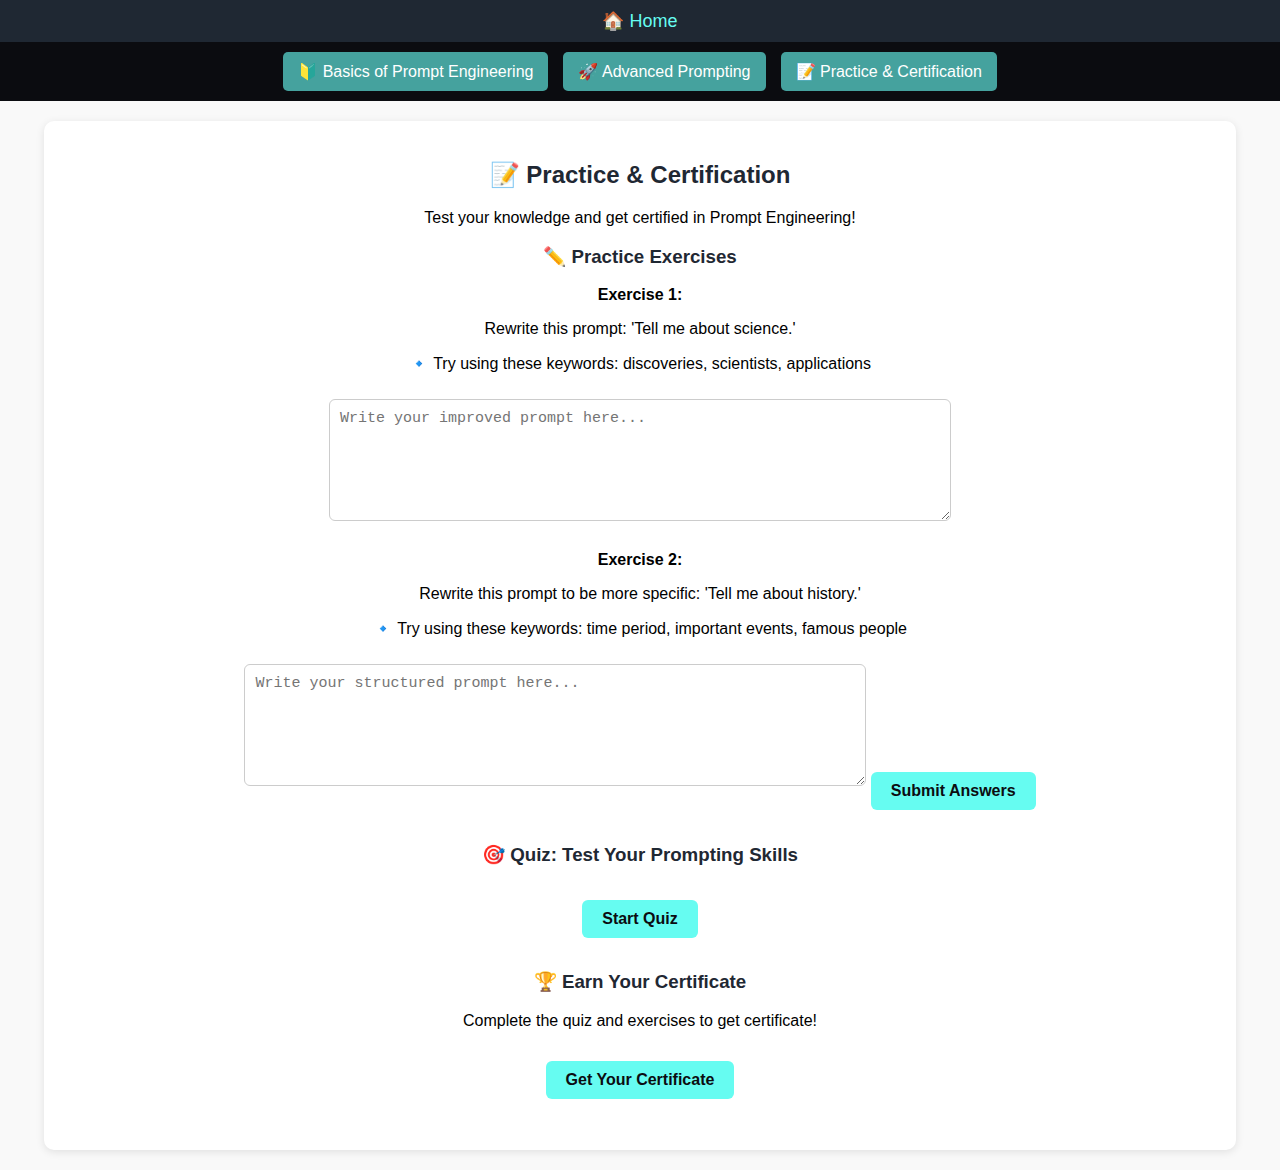
<file: practice.html>
<!DOCTYPE html>
<html lang="en">
<head>
  <meta charset="UTF-8" />
  <meta name="viewport" content="width=device-width, initial-scale=1.0"/>
  <title>Practice & Certification</title>
  <style>
    body {
      font-family: Arial, sans-serif;
      background: #f9f9f9;
      margin: 0;
      padding: 0;
    }

    nav {
      background: #1f2833;
      text-align: center;
      padding: 10px;
    }

    nav a {
      color: #66fcf1;
      text-decoration: none;
      font-size: 18px;
    }

    .ai-course-menu {
      display: flex;
      justify-content: center;
      flex-wrap: wrap;
      gap: 15px;
      background: #0b0c10;
      padding: 10px;
    }

    .ai-course-menu a {
      color: #ffffff;
      background: #45a29e;
      padding: 10px 15px;
      border-radius: 5px;
      text-decoration: none;
      transition: all 0.3s ease;
    }

    .ai-course-menu a:hover {
      background: #66fcf1;
      color: #0b0c10;
    }

    .ai-course-container {
      max-width: 90%;
      margin: 20px auto;
      padding: 20px;
      background: #ffffff;
      border-radius: 10px;
      box-shadow: 0 2px 8px rgba(0, 0, 0, 0.1);
      text-align: center;
    }

    h2, h3 {
      color: #1f2833;
    }

    textarea {
      width: 90%;
      max-width: 600px;
      height: 100px;
      margin: 10px 0;
      padding: 10px;
      font-size: 15px;
      border: 1px solid #ccc;
      border-radius: 6px;
      resize: vertical;
    }

    button {
      padding: 10px 20px;
      margin: 15px auto;
      font-size: 16px;
      font-weight: bold;
      background: #66fcf1;
      border: none;
      color: #0b0c10;
      border-radius: 6px;
      cursor: pointer;
      transition: background 0.3s ease;
    }

    button:hover {
      background: #45a29e;
    }

    #certificateCanvas {
      display: none;
      margin-top: 20px;
    }

    #downloadCertificate {
      display: none;
      margin-top: 15px;
      font-weight: bold;
      color: #1f2833;
    }

    @media (max-width: 600px) {
      .ai-course-menu a {
        font-size: 14px;
        padding: 8px 10px;
      }

      textarea {
        font-size: 14px;
      }

      button {
        font-size: 15px;
      }
    }
  </style>
</head>
<body>

  <nav id="home">
    <a href="index.html" id="home">🏠 Home</a>
  </nav>

  <div class="ai-course-menu">
    <a href="basics.html">🔰 Basics of Prompt Engineering</a>
    <a href="advanced.html">🚀 Advanced Prompting</a>
    <a href="practice.html">📝 Practice & Certification</a>
  </div>

  <div class="ai-course-container">
    <h2>📝 Practice & Certification</h2>
    <p>Test your knowledge and get certified in Prompt Engineering!</p>

    <!-- Practice Section -->
    <div class="practice-section">
      <h3>✏️ Practice Exercises</h3>

      <p><strong>Exercise 1:</strong></p>
      <p id="exercise1-question">🔹 Improve this vague prompt: "Write about a dog."</p>
      <p id="exercise1-hint">Hint: Be specific, clear, and creative!</p>
      <textarea id="exercise1" placeholder="Write your improved prompt here..."></textarea>

      <p><strong>Exercise 2:</strong></p>
      <p id="exercise2-question">🔹 Structure a prompt for AI to explain how the internet works.</p>
      <p id="exercise2-hint">Hint: Use step-by-step or role-based prompt format.</p>
      <textarea id="exercise2" placeholder="Write your structured prompt here..."></textarea>

      <button onclick="checkExercises()">Submit Answers</button>
      <p id="exercise-feedback"></p>
    </div>

    <!-- Quiz Section -->
    <div class="quiz-container">
      <h3>🎯 Quiz: Test Your Prompting Skills</h3>
      <button onclick="startQuiz()">Start Quiz</button>
      <p id="quiz-result"></p>
    </div>

    <!-- Certification Section -->
    <div class="certification-section">
      <h3>🏆 Earn Your Certificate</h3>
      <p>Complete the quiz and exercises to get certificate!</p>
      <button id="getCertificateButton" onclick="generateCertificate()">Get Your Certificate</button>
      <p id="certificate-message"></p>

      <canvas id="certificateCanvas" width="800" height="600"></canvas>
      <a id="downloadCertificate" download="Prompt_Engineering_Certificate.png">Download Certificate</a>
    </div>
  </div>

  <script src="ai-course.js"></script>

</body>
</html>
</file>
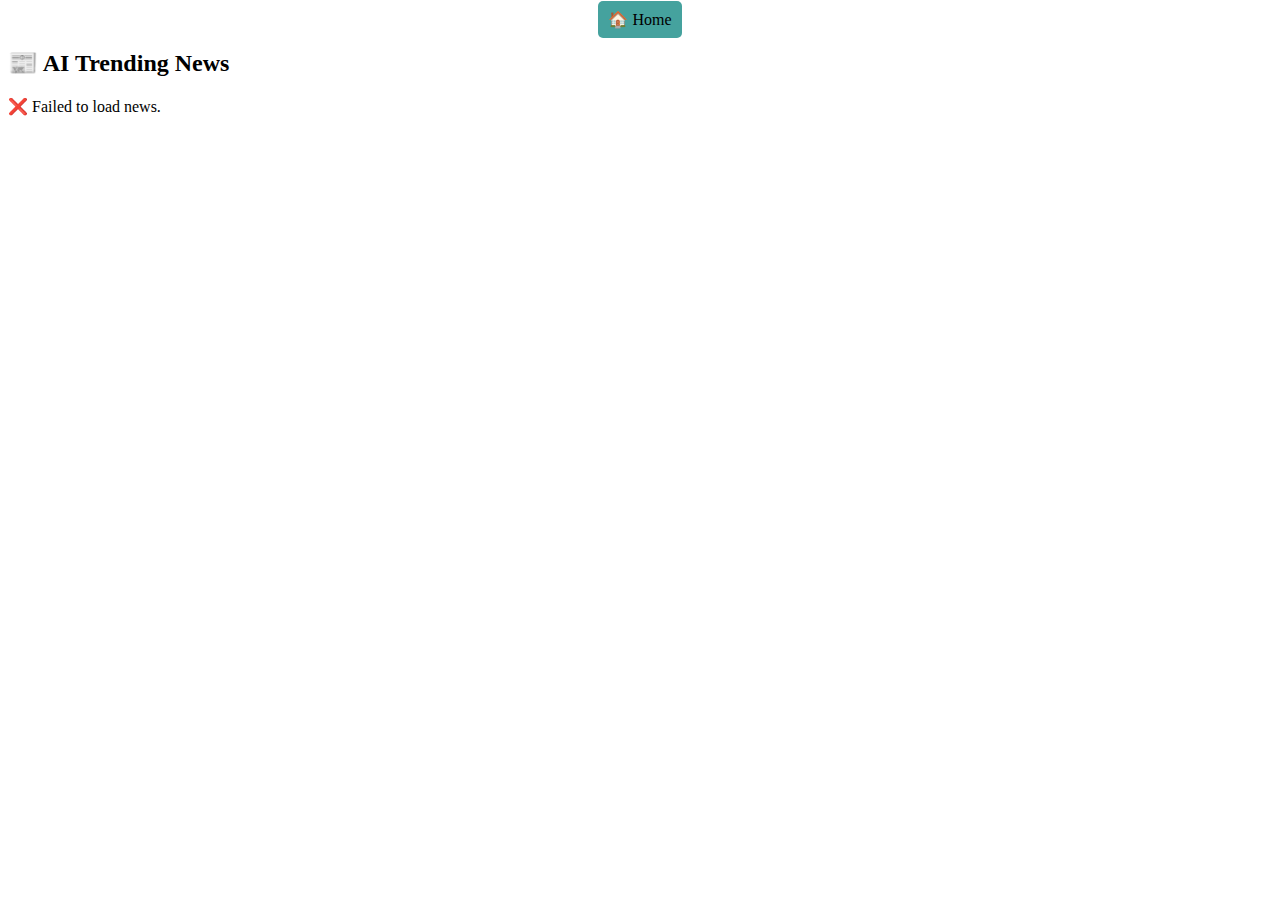
<file: trendingnews.html>
<!DOCTYPE html>
<html>
<head>
    <title>AI Trending News</title>
    <link rel="stylesheet" href="latestnews.css"> <!-- Link to CSS file -->

</head>
<body>

    <nav align="center" id="home">
        <a href="index.html">🏠 Home</a>
    </nav>

    <h2>📰 AI Trending News</h2>
    <div id="news-container">Loading...</div>

    <script>
        async function fetchRSS() {
            try {
                let rssUrl = "https://news.google.com/rss/search?q=artificial+intelligence"; // Change URL for other sources
                let response = await fetch("https://api.rss2json.com/v1/api.json?rss_url=" + encodeURIComponent(rssUrl));
                let data = await response.json();
               
                let newsHTML = "";
                data.items.slice(0, 5).forEach(article => { // Show top 5 news
                    newsHTML += `<h3><a href="${article.link}" target="_blank">${article.title}</a></h3>
                                 <p>${article.pubDate}</p>`;
                });

                document.getElementById("news-container").innerHTML = newsHTML;
            } catch (error) {
                document.getElementById("news-container").innerHTML = "❌ Failed to load news.";
            }
        }

        fetchRSS();

        const sources = [
    "https://news.google.com/rss/search?q=artificial+intelligence",
    "https://www.theverge.com/rss/index.xml",
    "https://www.technologyreview.com/feed/"
];

const randomSource = sources[Math.floor(Math.random() * sources.length)]; // Randomize source to get different news
const rssUrl = "https://rss2json.com/api.json?rss_url=" + encodeURIComponent(randomSource) + "&random=" + Math.random(); 

        setInterval(fetchRSS, 300000); // Refresh every 5 minutes (300,000 ms) 
    </script>
</body>
</html>
</file>
<file: ai-jobs.css>
body {
    font-family: Arial, sans-serif;
    margin: 20px;
    padding: 20px;
    background-color: #f4f4f4;
    
}

pre{

    font-size: 20px;
    text-align: center;
    font-size: 22px;
}

h2 {
    color: #333;
}

.job {
    background: #fff;
    padding: 15px;
    margin: 10px 0;
    border-radius: 5px;
    border: 1px solid #ddd;
}

.job h3 {
    margin: 0;
    color: #007bff;
}

a {
    text-decoration: none;
    color: #28a745;
}



/* Button styling */
button {
    background-color: #007BFF;
    color: white;
    border: none;
    padding: 10px 15px;
    font-size: 16px;
    cursor: pointer;
    margin-top: 10px;
    border-radius: 5px;
    transition: background 0.3s;
}

button:hover {
    background-color: #0056b3;
}

/* Styling for suggested prompt text */
#generatedPrompt {
    margin-top: 15px;
    font-size: 18px;
    font-weight: bold;
    color: #333;
}


#home a{
    
    background: #45a29e;
    color: black;
    border-radius: 5px;
    padding: 10px 10px;
    top:-10px;
    text-decoration: none;
    align-content: center;
    
}
#home{
margin-top:10px;
}

#home a:hover{
                background-color: #66fcf1;
}
</file>
<file: community.css>
body {
    font-family: Arial, sans-serif;
    padding: 20px;
    background-color: #f4f4f4;
    text-align: center; /* Center inline elements like the home button */
}

.home-button {
    text-decoration: none;
    background-color: #007bff;
    color: white;
    padding: 10px 15px;
    border-radius: 5px;
    font-weight: bold;
    display: inline-block;
    margin: 0 auto 20px auto; /* Adds space below the button */
}

.home-button:hover {
    background-color: #0056b3;
}

.discussion-container {
    background: white;
    padding: 20px;
    border-radius: 5px;
    box-shadow: 0 0 10px rgba(0, 0, 0, 0.1);
    margin: 20px auto;
    width: 100%;
    max-width: 600px; /* ✅ Medium width and centered */
    text-align: left; /* Keeps form elements aligned inside */
}

textarea {
    width: 100%;
    height: 60px;
    padding: 10px;
    margin-bottom: 10px;
    font-size: 14px;
    border-radius: 5px;
    border: 1px solid #ccc;
    resize: vertical;
}

button {
    background-color: #28a745;
    color: white;
    padding: 10px 20px;
    border: none;
    border-radius: 5px;
    cursor: pointer;
}

button:hover {
    background-color: #218838;
}

ul {
    list-style: none;
    padding: 0;
}

ul li {
    background: #ffffff;
    padding: 15px 20px;
    margin: 12px auto;
    border-radius: 8px;
    box-shadow: 0 3px 8px rgba(0, 0, 0, 0.1);
    max-width: 700px;
    width: 90%;
    font-size: 16px;
    text-align: left;
    font-weight: 500;
    display: block;
    transition: transform 0.2s ease;
}

ul li:hover {
    transform: translateY(-3px);
    box-shadow: 0 5px 12px rgba(0, 0, 0, 0.15);
}




#home a{
    
    background: #45a29e;
    color: black;
    border-radius: 5px;
    padding: 10px 10px;
    top:-10px;
    text-decoration: none;
    align-content: center;
    
}
#home{
margin-top:10px;
}

#home a:hover{
                background-color: #66fcf1;
}
</file>
<file: latestnews.css>
.news-article {
    background: #f9f9f9;
    padding: 15px;
    margin: 10px 0;
    border-radius: 5px;
}
.news-article img {
    display: block;
    margin: 10px 0;
} 


#home a{
    
    background: #45a29e;
    color: black;
    border-radius: 5px;
    padding: 10px 10px;
    top:-10px;
    text-decoration: none;
    align-content: center;
    
}
#home{
margin-top:10px;
}

#home a:hover{
                background-color: #66fcf1;
}
</file>
